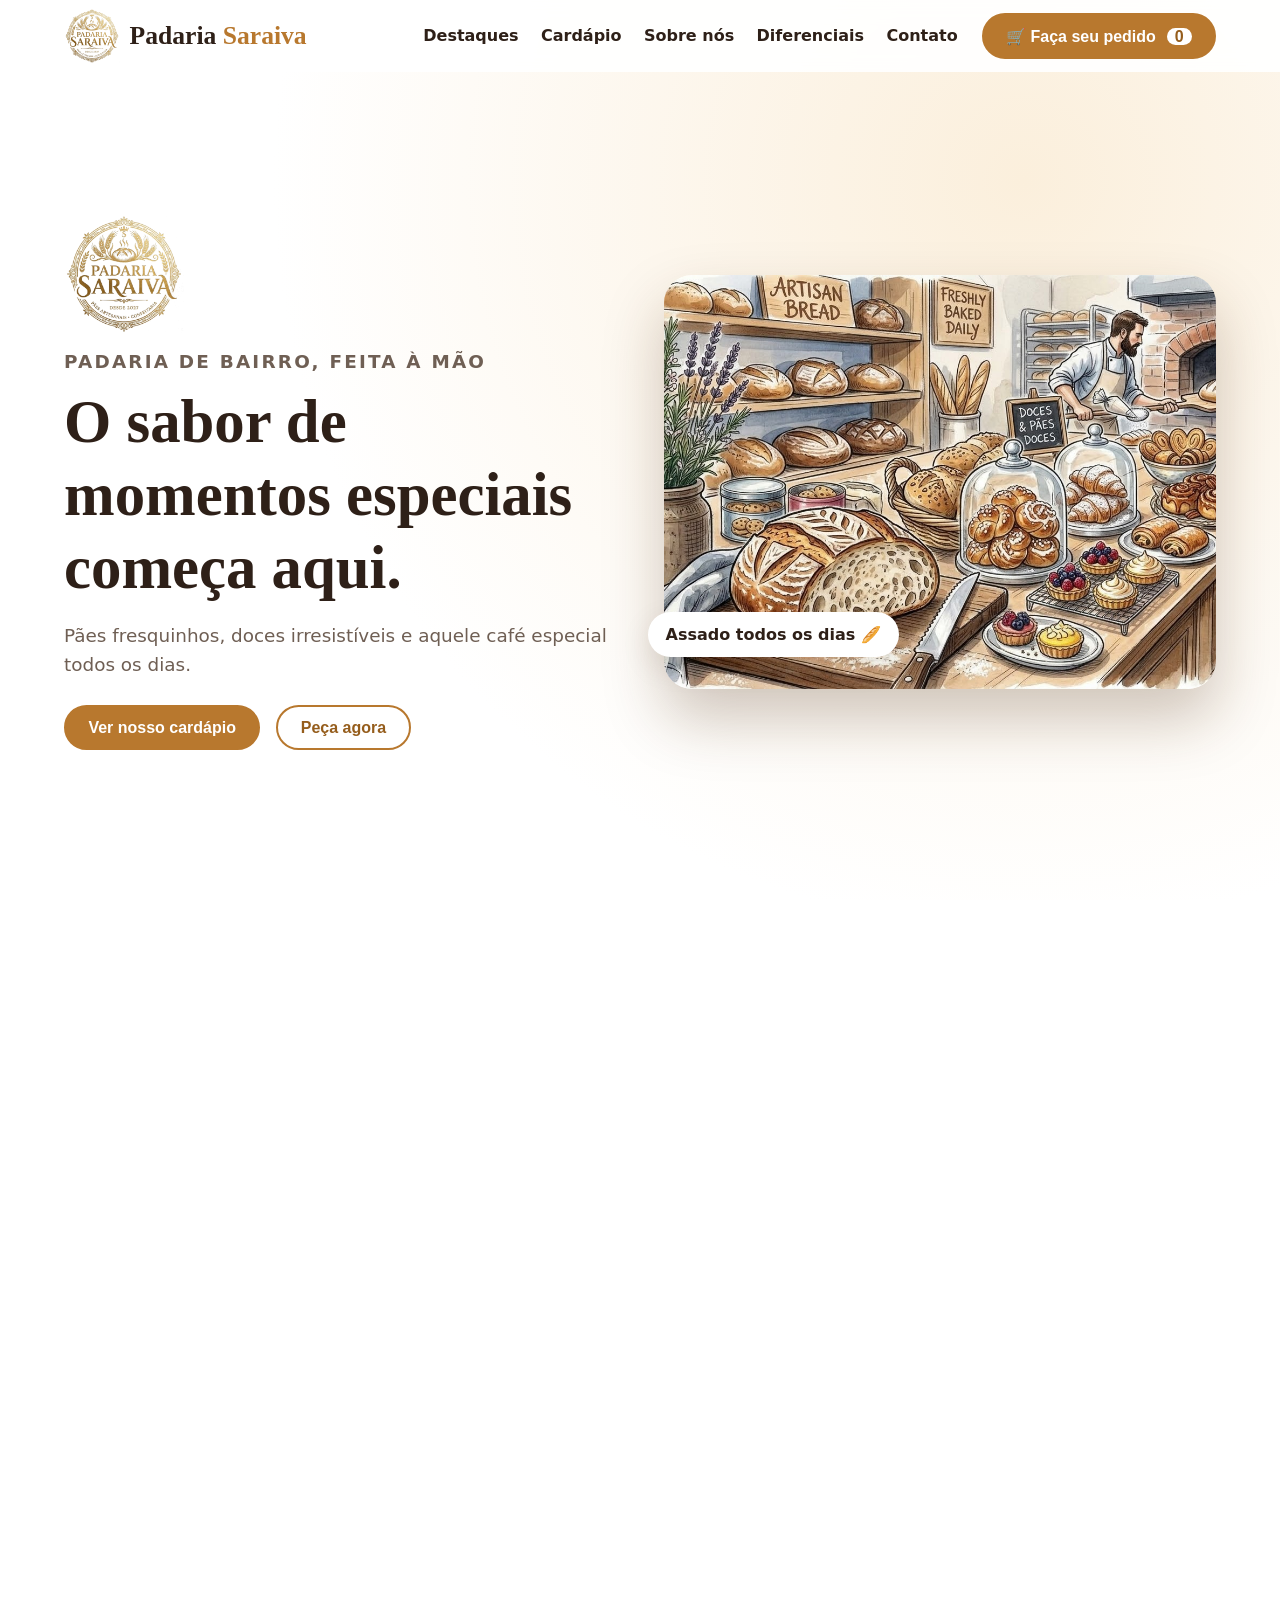
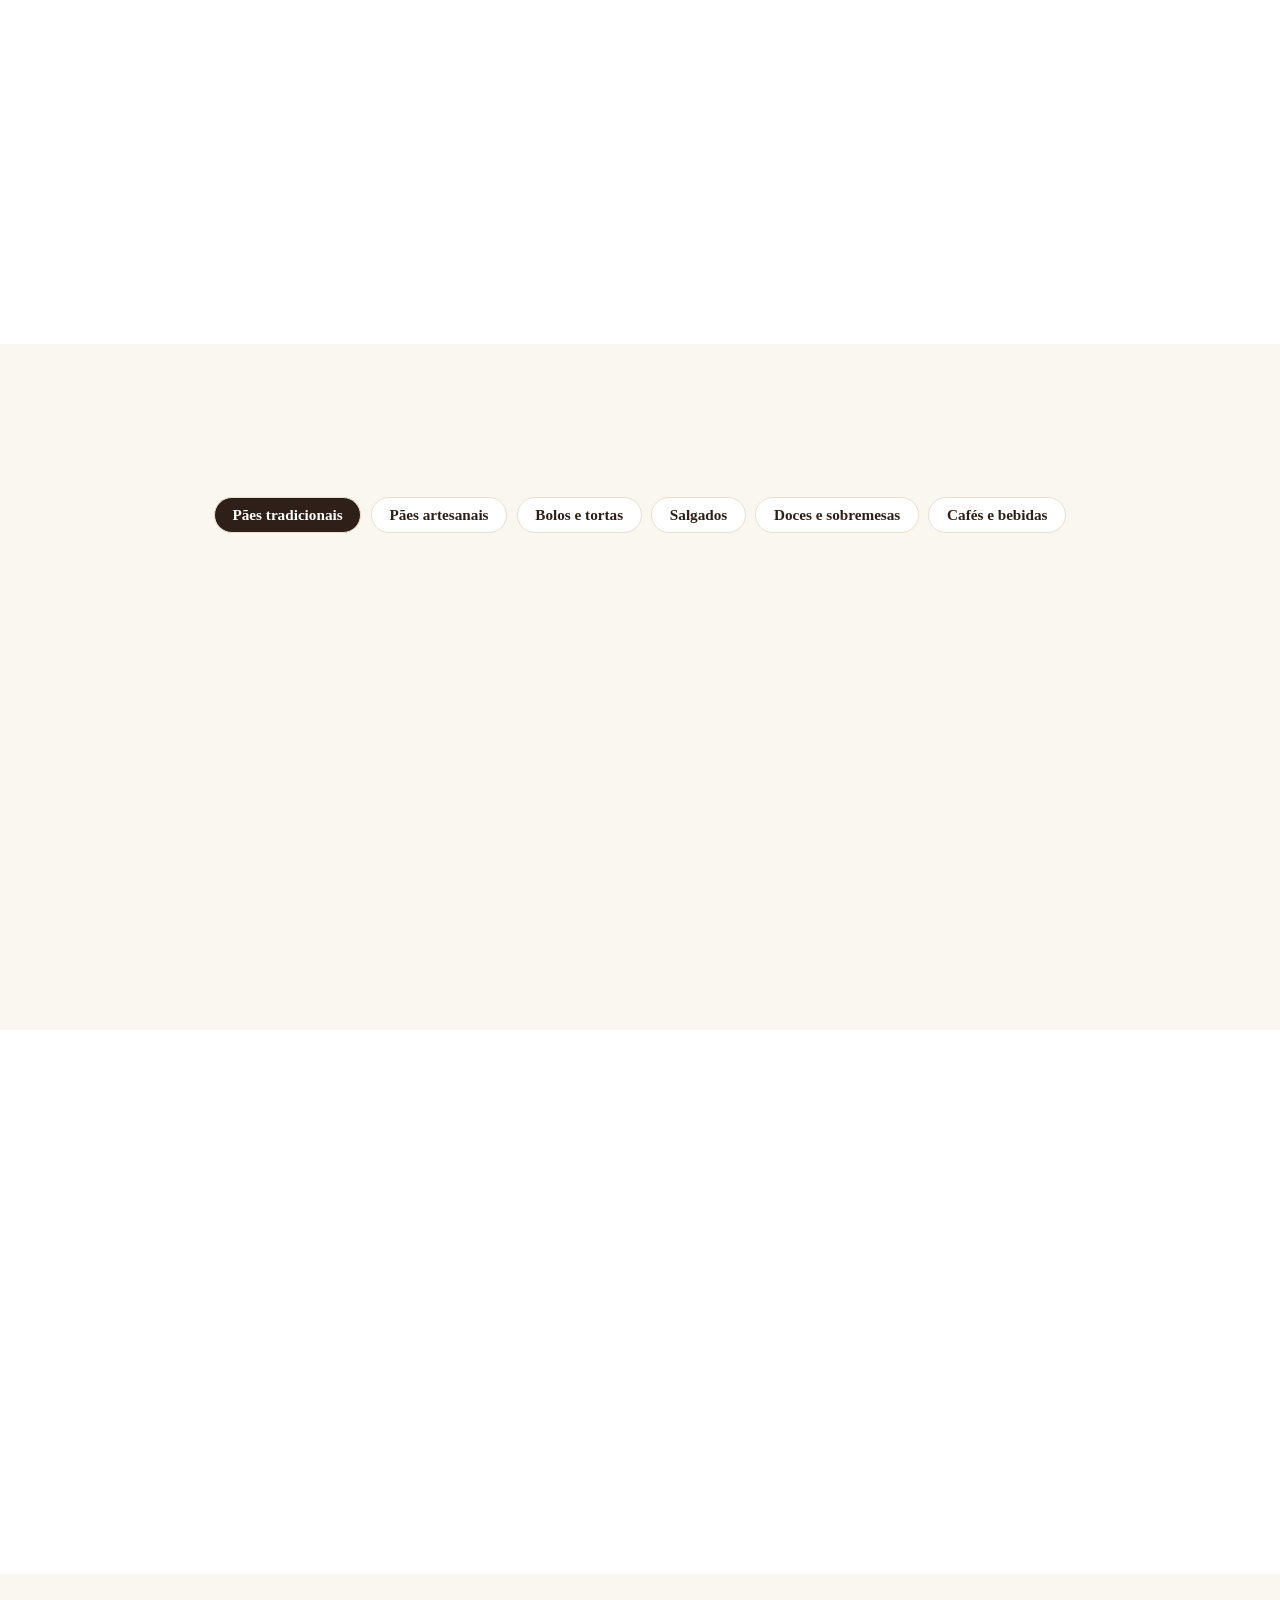
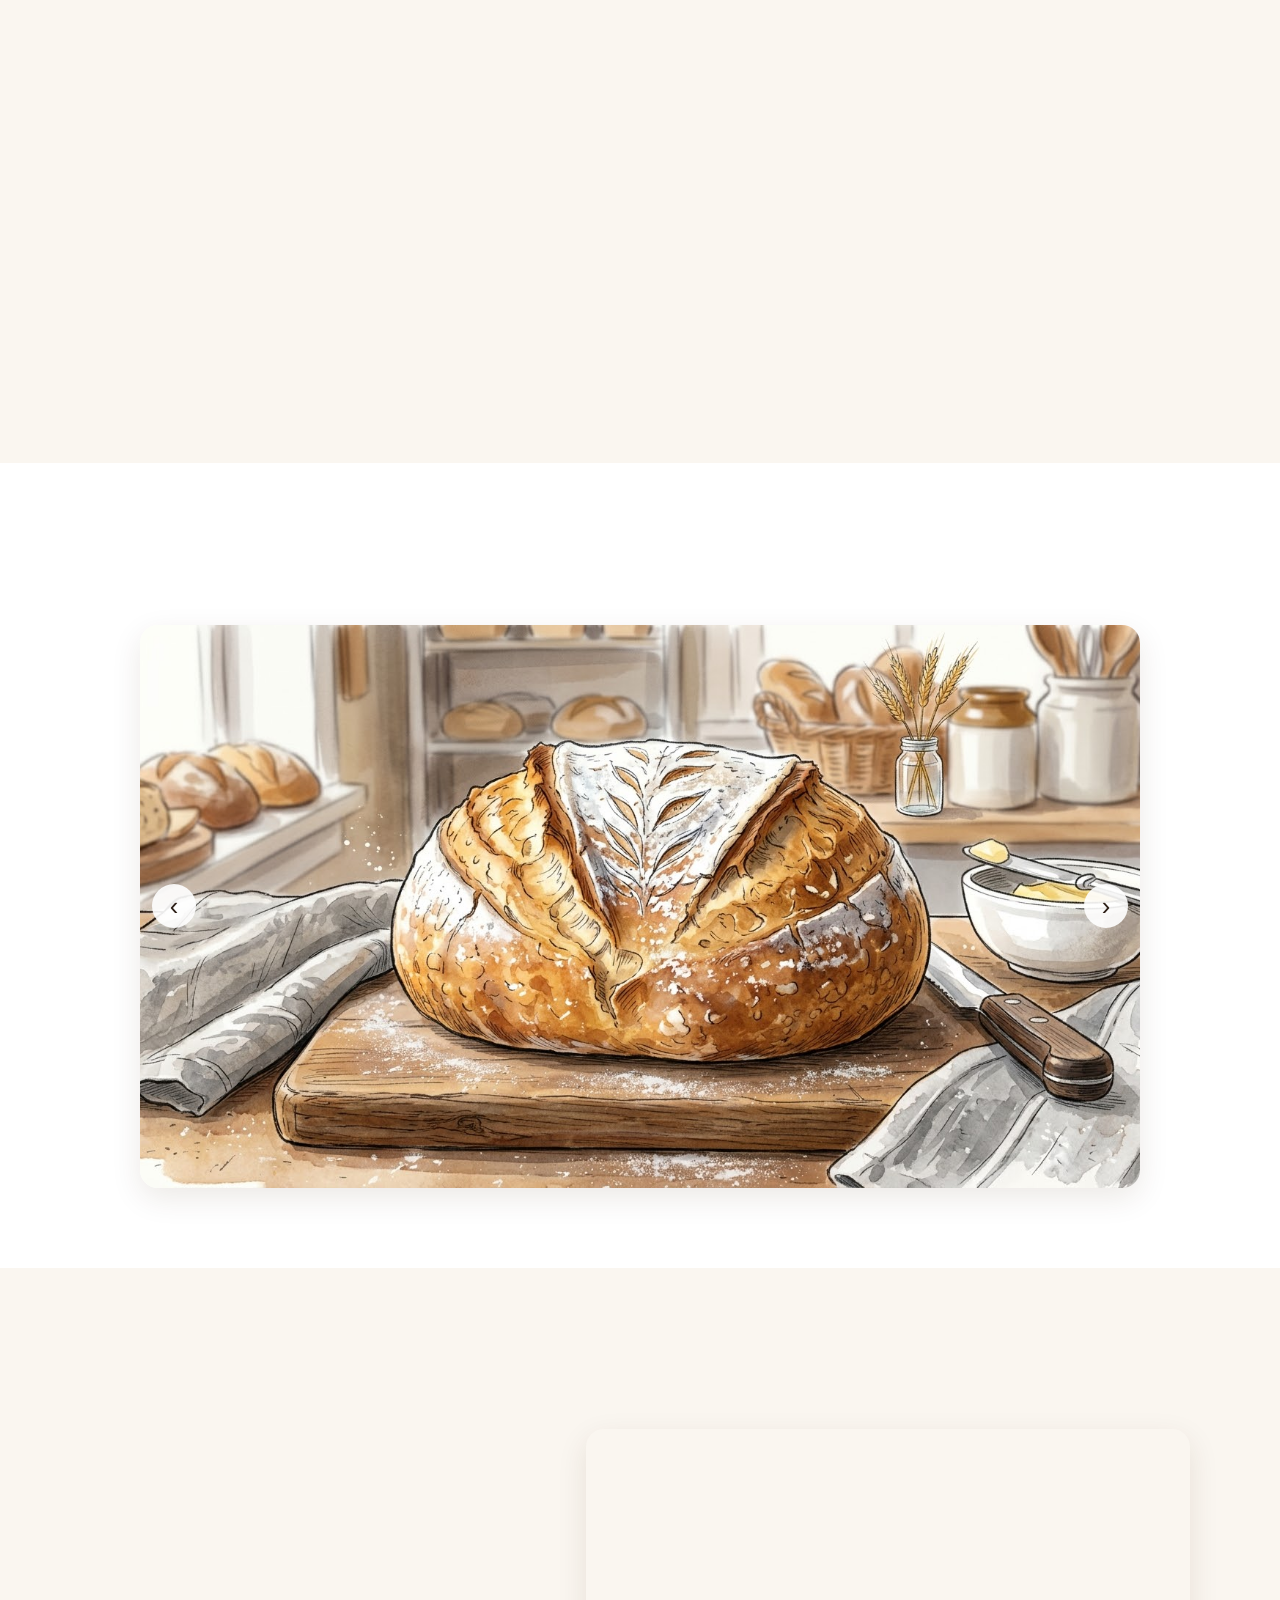
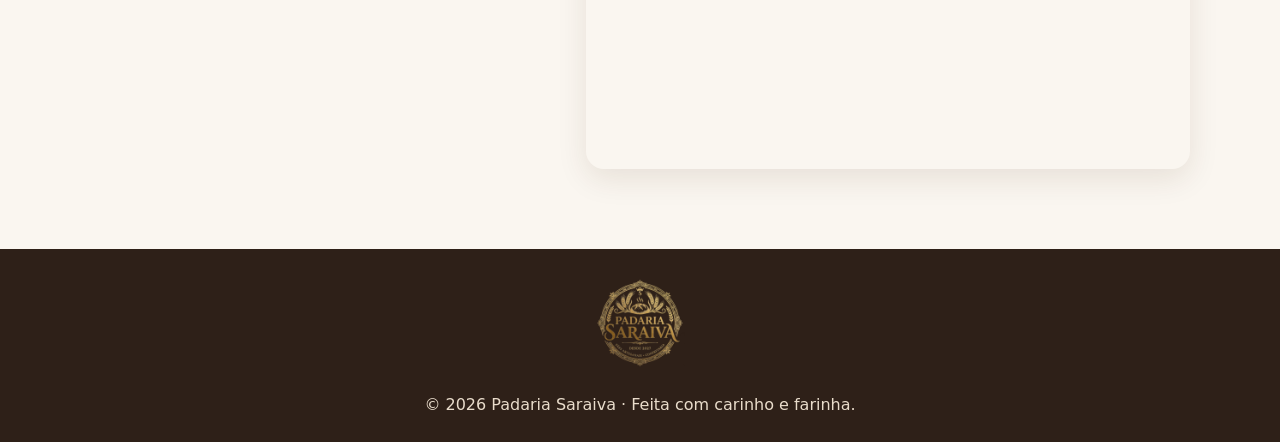
<file: index.html>
<!doctype html>
<html lang="pt-BR">
<head>
<meta charset="utf-8">
<meta name="viewport" content="width=device-width,initial-scale=1">
<meta http-equiv="Content-Security-Policy" content="default-src 'self'; img-src 'self' data:; style-src 'self' https://fonts.googleapis.com; font-src https://fonts.gstatic.com; frame-src https://www.google.com; connect-src 'none'; object-src 'none'; base-uri 'self'; form-action 'none'">
<meta name="referrer" content="strict-origin-when-cross-origin">
<title>Padaria Saraiva | Pães artesanais, doces e café fresquinho</title>
<meta name="description" content="Padaria Saraiva: pães fresquinhos, doces irresistíveis e aquele café especial todos os dias. Faça seu pedido pelo WhatsApp.">
<meta property="og:title" content="Padaria Saraiva"><meta property="og:description" content="O sabor de momentos especiais começa aqui."><meta property="og:image" content="assets/img/logo.png"><link rel="icon" href="assets/img/logo.png"><link rel="canonical" href="https://padaria-saraiva.dev-br.workers.dev/">
<link rel="preconnect" href="https://fonts.googleapis.com"><link rel="preconnect" href="https://fonts.gstatic.com" crossorigin>
<link rel="stylesheet" href="https://fonts.googleapis.com/css2?family=Playfair+Display:wght@600;700&family=Nunito:wght@400;600;700&display=swap">
<link rel="stylesheet" href="assets/css/style.css">
<script type="application/ld+json">{"@context":"https://schema.org","@type":"Bakery","name":"Padaria Saraiva","image":"assets/img/counter.jpg"}</script>
</head>
<body>
<header class="site-header" id="top">
  <a class="logo" href="#top" aria-label="Padaria Saraiva – início"><img src="assets/img/logo.png" alt="" width="56" height="56"><b>Padaria <span>Saraiva</span></b></a>
  <button class="burger" aria-label="Abrir menu" aria-expanded="false"><i></i><i></i><i></i></button>
  <nav id="nav"><a href="#populares">Destaques</a><a href="#cardapio">Cardápio</a><a href="#sobre">Sobre nós</a><a href="#diferenciais">Diferenciais</a><a href="#contato">Contato</a></nav>
  <button class="btn btn-primary cart-open">🛒 <span class="lg">Faça seu </span>pedido <b class="cart-count">0</b></button>
</header>

<main>
<section class="hero">
  <div class="hero-text">
    <img class="hero-logo" src="assets/img/logo.png" alt="Padaria Saraiva – pães artesanais e confeitaria" width="120" height="120">
    <p class="eyebrow">Padaria de bairro, feita à mão</p>
    <h1>O sabor de momentos especiais começa aqui.</h1>
    <p>Pães fresquinhos, doces irresistíveis e aquele café especial todos os dias.</p>
    <div class="hero-cta"><a class="btn btn-primary" href="#cardapio">Ver nosso cardápio</a><button class="btn btn-ghost cart-open">Peça agora</button></div>
  </div>
  <div class="hero-img tilt"><img src="assets/img/counter.jpg" alt="Balcão da Padaria Saraiva com pães artesanais, doces e croissants" fetchpriority="high"><span class="badge">Assado todos os dias 🥖</span></div>
</section>

<section id="populares" class="section"><h2 class="reveal">Os mais pedidos</h2><p class="lead reveal">Os queridinhos da casa, direto do forno.</p><div class="grid" id="popular-grid"></div></section>

<section id="cardapio" class="section alt"><h2 class="reveal">Nosso cardápio</h2><div class="tabs" id="tabs" role="tablist"></div><div class="grid" id="menu-grid"></div></section>

<section id="sobre" class="section about">
  <div class="about-img reveal tilt"><img src="assets/img/bread-rustic.jpg" alt="Pão rústico recém-assado sobre tábua de madeira" loading="lazy"></div>
  <div class="reveal"><h2>Sobre nós</h2><p>A Padaria Saraiva nasceu do sonho de uma equipe que decidiu transformar a paixão pela comida em realidade, construindo cada cantinho deste espaço com as próprias mãos e muito suor. Sem grandes orçamentos, mas com coragem de sobra, unimos nossas forças para criar um lugar acolhedor, onde cada pão carrega o cuidado, a simplicidade e a dedicação de quem está começando um legado do zero.</p></div>
</section>

<section id="diferenciais" class="section alt"><h2 class="reveal">Por que escolher a Saraiva</h2>
  <div class="features">
    <article class="reveal"><span>🥐</span><h3>Sempre fresquinhos</h3><p>Fornadas ao longo do dia para você levar pão quentinho.</p></article>
    <article class="reveal"><span>🌾</span><h3>Ingredientes de qualidade</h3><p>Farinhas, queijos e frutas bem selecionados.</p></article>
    <article class="reveal"><span>🙌</span><h3>Produção artesanal</h3><p>Massas feitas à mão, com tempo e carinho.</p></article>
    <article class="reveal"><span>☕</span><h3>Atendimento acolhedor</h3><p>Aqui você é recebido como em casa.</p></article>
    <article class="reveal"><span>🛵</span><h3>Entrega rápida</h3><p>Peça pelo site e receba sem sair do lugar.</p></article>
  </div>
</section>

<section class="section"><h2 class="reveal">Um cantinho para você</h2>
  <div class="carousel" id="carousel" aria-roledescription="carrossel">
    <div class="slides"></div>
    <button class="car-btn prev" aria-label="Anterior">‹</button><button class="car-btn next" aria-label="Próximo">›</button>
  </div>
</section>

<section id="contato" class="section alt"><h2 class="reveal">Localização e contato</h2>
  <div class="contact">
    <div class="reveal">
      <p>📍 <span data-bind="address"></span></p>
      <p>📞 <a data-bind="phone"></a></p>
      <p>💬 <a data-bind="wa" target="_blank" rel="noopener noreferrer">WhatsApp</a></p>
      <h3>Horários</h3><ul id="hours"></ul>
      <p class="social"><a data-bind="ig" target="_blank" rel="noopener noreferrer">Instagram</a> · <a data-bind="fb" target="_blank" rel="noopener noreferrer">Facebook</a></p>
    </div>
    <iframe id="map" title="Mapa da Padaria Saraiva" loading="lazy" referrerpolicy="no-referrer-when-downgrade"></iframe>
  </div>
</section>
</main>

<footer><img class="foot-logo" src="assets/img/logo.png" alt="" width="90" height="90"><p>© <span id="year"></span> Padaria Saraiva · Feita com carinho e farinha.</p></footer>

<div class="overlay" hidden></div>
<aside class="drawer" aria-label="Carrinho" aria-hidden="true">
  <header><h2>Seu pedido</h2><button class="close" aria-label="Fechar carrinho">✕</button></header>
  <ul id="cart-items"></ul>
  <p class="empty">Seu carrinho está vazio. Que tal um pãozinho? 🥖</p>
  <footer>
    <label>Seu nome<input id="cust-name" maxlength="60" autocomplete="name"></label>
    <label>Observações<textarea id="cust-note" maxlength="200" rows="2"></textarea></label>
    <p class="total">Total <b id="cart-total">R$ 0,00</b></p>
    <button class="btn btn-primary" id="checkout">Finalizar pelo WhatsApp</button>
    <button class="link" id="clear">Limpar carrinho</button>
  </footer>
</aside>
<script type="module" src="src/controllers/appController.js"></script>
</body>
</html>
</file>
<file: assets/css/style.css>
:root{color-scheme:light;--bg:#fff;--alt:#faf6f0;--ink:#2e2018;--muted:#6f5f54;--gold:#b8782e;--gold-d:#955d1c;--line:#eadfce;--r:18px;--sh:0 10px 30px rgba(70,40,10,.10)}
*{box-sizing:border-box;margin:0}html{scroll-behavior:smooth;scroll-padding-top:80px}
body{font-family:Nunito,system-ui,sans-serif;color:var(--ink);background:var(--bg);line-height:1.6}body.lock{overflow:hidden}
img{max-width:100%;display:block}button,input,textarea{color:var(--ink)}h1,h2,h3,.logo{font-family:'Playfair Display',Georgia,serif;line-height:1.2}a{color:var(--gold-d)}
.site-header{position:fixed;inset:0 0 auto;z-index:20;display:flex;align-items:center;gap:1.5rem;padding:.5rem 5vw;background:rgba(255,255,255,.92);backdrop-filter:blur(10px);transition:box-shadow .3s}
.site-header.scrolled{box-shadow:var(--sh)}.logo{font-size:1.6rem;color:var(--ink);text-decoration:none;font-weight:700}.logo span{color:var(--gold)}
nav{display:flex;gap:1.4rem;margin-left:auto}nav a{text-decoration:none;color:var(--ink);font-weight:600;position:relative}
nav a::after{content:"";position:absolute;left:0;bottom:-4px;height:2px;width:0;background:var(--gold);transition:width .3s}nav a:hover::after{width:100%}
.burger{display:none;background:none;border:0;cursor:pointer;margin-left:auto}.burger i{display:block;width:24px;height:2px;background:var(--ink);margin:5px 0}
.btn{font:700 1rem Nunito,sans-serif;border:2px solid var(--gold);border-radius:999px;padding:.7rem 1.4rem;cursor:pointer;text-decoration:none;display:inline-block;transition:transform .2s,background .2s,box-shadow .2s}
.btn:hover{transform:translateY(-2px);box-shadow:var(--sh)}.btn-primary{background:var(--gold);color:#fff}.btn-primary:hover{background:var(--gold-d)}
.btn-ghost{background:#fff;color:var(--gold-d)}.btn-small{padding:.4rem .9rem;font-size:.9rem;background:#fff;color:var(--gold-d)}.btn-small:hover{background:var(--gold);color:#fff}
.cart-count{background:#fff;color:var(--gold-d);border-radius:99px;padding:0 .5rem;margin-left:.4rem}.bump{animation:bump .3s}@keyframes bump{50%{transform:scale(1.1)}}
.hero{min-height:100vh;display:grid;grid-template-columns:1fr 1fr;gap:3rem;align-items:center;padding:7rem 5vw 3rem;background:radial-gradient(circle at 80% 20%,#fbefdc,#fff 60%)}
.eyebrow{color:var(--gold);font-weight:700;letter-spacing:.12em;text-transform:uppercase;font-size:.85rem}
.hero h1{font-size:clamp(2.2rem,5vw,3.8rem);margin:.6rem 0 1rem}.hero p{font-size:1.15rem;color:var(--muted)}.hero-cta{display:flex;gap:1rem;flex-wrap:wrap;margin-top:1.6rem}
.hero-img,.about-img{position:relative;transition:transform .15s;transform-style:preserve-3d}.hero-img img,.about-img img{border-radius:28px;box-shadow:0 30px 60px rgba(70,40,10,.25);width:100%;aspect-ratio:4/3;object-fit:cover}
.badge{position:absolute;left:-1rem;bottom:2rem;background:#fff;padding:.6rem 1.1rem;border-radius:99px;box-shadow:var(--sh);font-weight:700;transform:translateZ(50px);animation:float 4s ease-in-out infinite}@keyframes float{50%{translate:0 -8px}}
.section{padding:5rem 5vw}.alt{background:var(--alt)}.section>h2{font-size:clamp(1.8rem,3.5vw,2.6rem);text-align:center}.lead{text-align:center;color:var(--muted);margin:.4rem 0 2rem}
.grid{display:grid;grid-template-columns:repeat(auto-fill,minmax(250px,1fr));gap:1.5rem;max-width:1200px;margin:2rem auto 0}
.card{background:#fff;border-radius:var(--r);overflow:hidden;box-shadow:var(--sh);display:flex;flex-direction:column;transition:transform .3s,opacity .7s}.card:hover{transform:translateY(-6px)}
.card img{aspect-ratio:4/3;object-fit:cover;width:100%}.card-body{padding:1rem 1.1rem 1.2rem;display:flex;flex-direction:column;gap:.4rem;flex:1}.card h3{font-size:1.15rem}.card p{color:var(--muted);font-size:.93rem;flex:1}
.card-foot{display:flex;justify-content:space-between;align-items:center;margin-top:.5rem}.card-foot strong{color:var(--gold-d);font-size:1.15rem}
.tabs{display:flex;flex-wrap:wrap;gap:.6rem;justify-content:center;margin-top:1.5rem}.tab{border:1px solid var(--line);background:#fff;border-radius:99px;padding:.5rem 1.1rem;font:600 .95rem Nunito;cursor:pointer}.tab.on{background:var(--ink);color:#fff}
.about{display:grid;grid-template-columns:1fr 1fr;gap:3rem;align-items:center;max-width:1200px;margin:auto}.about h2{text-align:left;margin-bottom:1rem}.about p{color:var(--muted);font-size:1.08rem}
.features{display:grid;grid-template-columns:repeat(auto-fit,minmax(200px,1fr));gap:1.5rem;max-width:1200px;margin:2.5rem auto 0}.features article{background:#fff;border-radius:var(--r);padding:1.6rem;text-align:center;box-shadow:var(--sh)}.features span{font-size:2.4rem}.features h3{margin:.5rem 0 .3rem;font-size:1.1rem}.features p{color:var(--muted);font-size:.93rem}
.carousel{position:relative;max-width:1000px;margin:2rem auto 0;overflow:hidden;border-radius:var(--r);box-shadow:var(--sh)}.slides{display:flex;transition:transform .6s ease}.slides img{min-width:100%;aspect-ratio:16/9;object-fit:cover}
.car-btn{position:absolute;top:50%;translate:0 -50%;width:44px;height:44px;border-radius:50%;border:0;background:rgba(255,255,255,.9);font-size:1.6rem;cursor:pointer}.prev{left:12px}.next{right:12px}
.contact{display:grid;grid-template-columns:1fr 1.3fr;gap:2rem;max-width:1100px;margin:2rem auto 0}.contact p{margin:.4rem 0}.contact h3{margin:1.2rem 0 .4rem}.contact ul{list-style:none}#map{width:100%;min-height:340px;border:0;border-radius:var(--r);box-shadow:var(--sh)}
body>footer>p{text-align:center;padding:1.5rem;background:var(--ink);color:#e9dccb}
.overlay{position:fixed;inset:0;background:rgba(0,0,0,.45);z-index:30}.overlay[hidden]{display:none}
.drawer{position:fixed;top:0;right:0;height:100%;width:min(420px,100%);background:#fff;z-index:40;transform:translateX(100%);transition:transform .35s;display:flex;flex-direction:column}.drawer.open{transform:none}
.drawer>header{display:flex;justify-content:space-between;align-items:center;padding:1rem 1.2rem;border-bottom:1px solid var(--line)}.close{background:none;border:0;font-size:1.3rem;cursor:pointer}
#cart-items{list-style:none;padding:1rem 1.2rem;overflow:auto;flex:1}#cart-items li{display:flex;gap:.8rem;padding:.7rem 0;border-bottom:1px solid var(--line)}#cart-items img{width:64px;height:64px;object-fit:cover;border-radius:10px}#cart-items small{display:block;color:var(--gold-d);font-weight:700}
.qty{display:flex;align-items:center;gap:.5rem;margin-top:.3rem}.qty button{width:28px;height:28px;border-radius:50%;border:1px solid var(--line);background:#fff;cursor:pointer}.qty .rm{border:0;margin-left:.4rem}
.empty{display:none;text-align:center;padding:2rem;color:var(--muted);flex:1}.is-empty .empty{display:block}.is-empty #cart-items,.is-empty footer .total,.is-empty #checkout,.is-empty #clear{display:none}
.drawer>footer{padding:1rem 1.2rem;border-top:1px solid var(--line);display:grid;gap:.6rem}.drawer label{display:grid;font-size:.85rem;font-weight:700;gap:.2rem}.drawer input,.drawer textarea{font:inherit;padding:.5rem;border:1px solid var(--line);border-radius:10px}
.total{display:flex;justify-content:space-between;font-size:1.2rem}.link{background:none;border:0;color:var(--muted);cursor:pointer;text-decoration:underline}
.reveal{opacity:0;transform:translateY(24px);transition:opacity .7s,transform .7s}.reveal.in{opacity:1;transform:none}
@media(max-width:860px){.burger{display:block}nav{position:absolute;top:100%;left:0;right:0;flex-direction:column;background:#fff;padding:1rem 5vw;gap:1rem;display:none;box-shadow:var(--sh)}nav.open{display:flex}.site-header .btn{font-size:.85rem;padding:.5rem .9rem}.hero,.about,.contact{grid-template-columns:1fr}.hero{padding-top:6rem}.badge{left:.5rem}}
@media(prefers-reduced-motion:reduce){*{animation:none!important;transition:none!important;scroll-behavior:auto!important}.reveal{opacity:1;transform:none}}
.logo{display:flex;align-items:center;gap:.6rem}.logo img{width:56px;height:56px}.logo b{font-weight:700}
.hero-logo{width:120px;height:120px;margin-bottom:.8rem}body>footer{background:var(--ink);text-align:center;padding-top:1.8rem}.foot-logo{width:90px;height:90px;margin:0 auto}
@media(max-width:560px){.logo b,.lg{display:none}.hero-logo{margin-inline:auto}.hero-text{text-align:center}.hero-cta{justify-content:center}}
</file>
